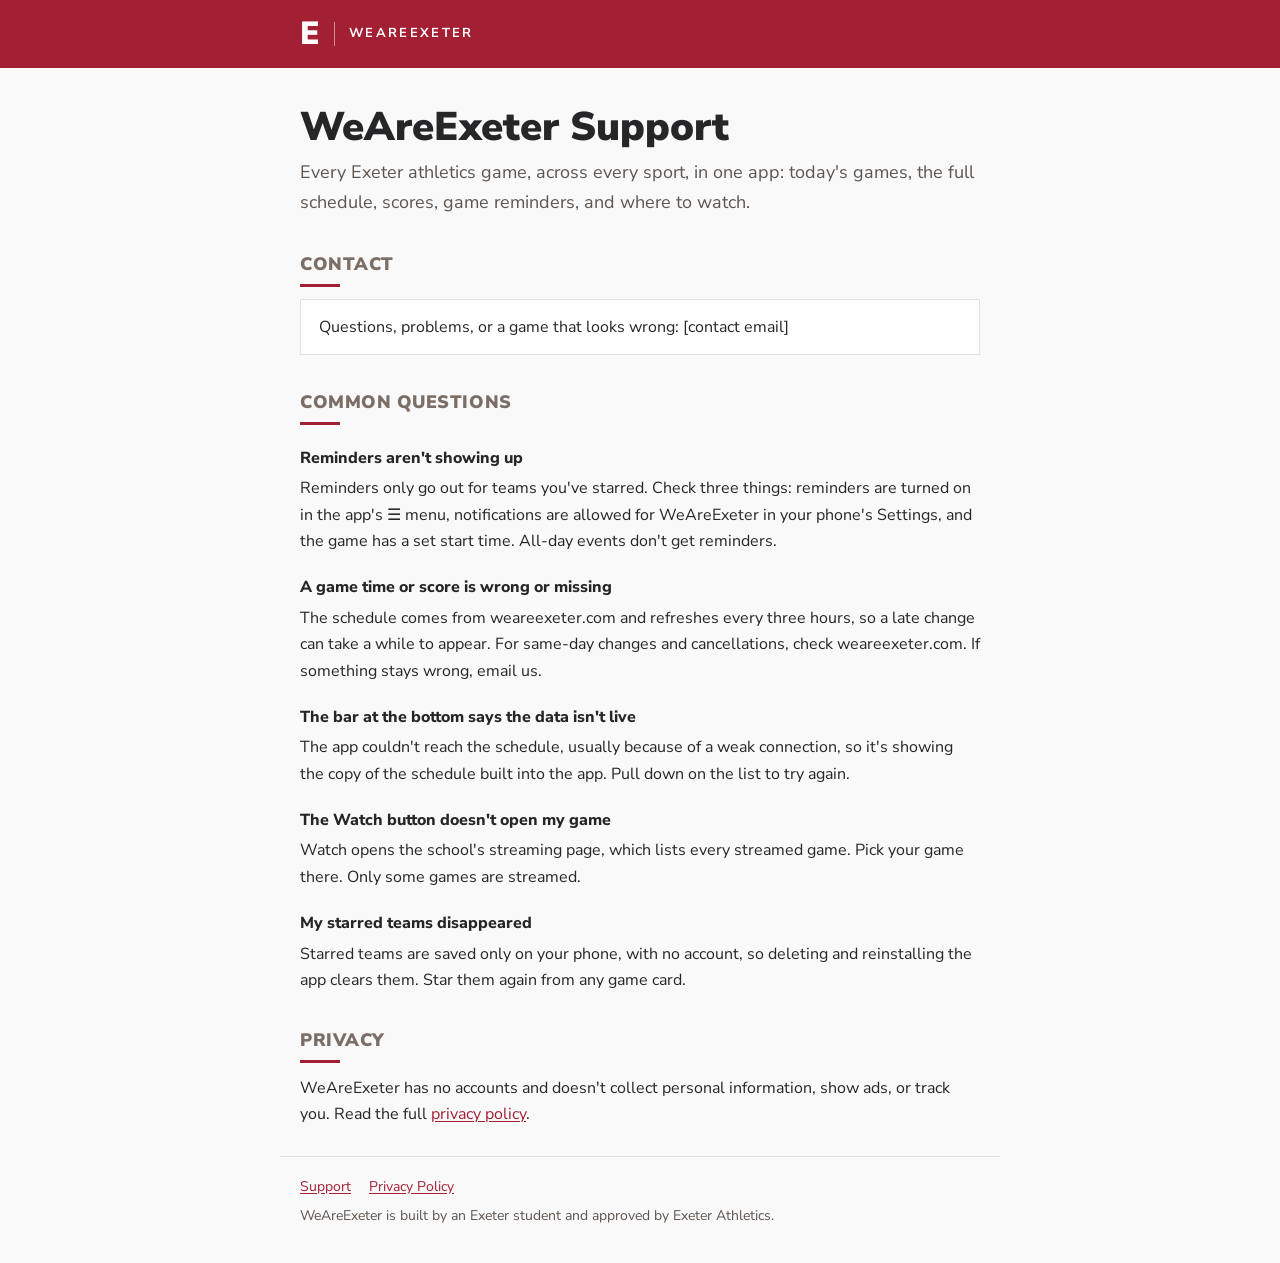
<file: index.html>
<!doctype html>
<html lang="en">
<head>
  <meta charset="utf-8">
  <meta name="viewport" content="width=device-width, initial-scale=1">
  <title>WeAreExeter Support</title>
  <meta name="description" content="Help and contact for the WeAreExeter app: every Exeter athletics game in one app.">
  <link rel="preconnect" href="https://fonts.googleapis.com">
  <link rel="preconnect" href="https://fonts.gstatic.com" crossorigin>
  <link rel="stylesheet" href="https://fonts.googleapis.com/css2?family=Nunito+Sans:opsz,wght@6..12,400;6..12,600;6..12,700;6..12,900&display=swap">
  <link rel="stylesheet" href="style.css">
</head>
<body>
  <header class="masthead">
    <div class="wrap">
      <a href="./"><span class="monogram">E</span><span class="rule-v"></span><span class="tagline">WeAreExeter</span></a>
    </div>
  </header>

  <main class="wrap">
    <h1>WeAreExeter Support</h1>
    <p class="lede">Every Exeter athletics game, across every sport, in one app: today's games, the full schedule, scores, game reminders, and where to watch.</p>

    <h2>Contact</h2>
    <p class="contact">Questions, problems, or a game that looks wrong: <span data-fill="contact-email">[contact email]</span></p>

    <h2>Common questions</h2>

    <h3>Reminders aren't showing up</h3>
    <p>Reminders only go out for teams you've starred. Check three things: reminders are turned on in the app's ☰ menu, notifications are allowed for WeAreExeter in your phone's Settings, and the game has a set start time. All-day events don't get reminders.</p>

    <h3>A game time or score is wrong or missing</h3>
    <p>The schedule comes from weareexeter.com and refreshes every three hours, so a late change can take a while to appear. For same-day changes and cancellations, check weareexeter.com. If something stays wrong, email us.</p>

    <h3>The bar at the bottom says the data isn't live</h3>
    <p>The app couldn't reach the schedule, usually because of a weak connection, so it's showing the copy of the schedule built into the app. Pull down on the list to try again.</p>

    <h3>The Watch button doesn't open my game</h3>
    <p>Watch opens the school's streaming page, which lists every streamed game. Pick your game there. Only some games are streamed.</p>

    <h3>My starred teams disappeared</h3>
    <p>Starred teams are saved only on your phone, with no account, so deleting and reinstalling the app clears them. Star them again from any game card.</p>

    <h2>Privacy</h2>
    <p>WeAreExeter has no accounts and doesn't collect personal information, show ads, or track you. Read the full <a href="privacy.html">privacy policy</a>.</p>
  </main>

  <footer class="wrap">
    <nav><a href="./">Support</a><a href="privacy.html">Privacy Policy</a></nav>
    WeAreExeter is built by an Exeter student and approved by Exeter Athletics.
  </footer>
</body>
</html>
</file>
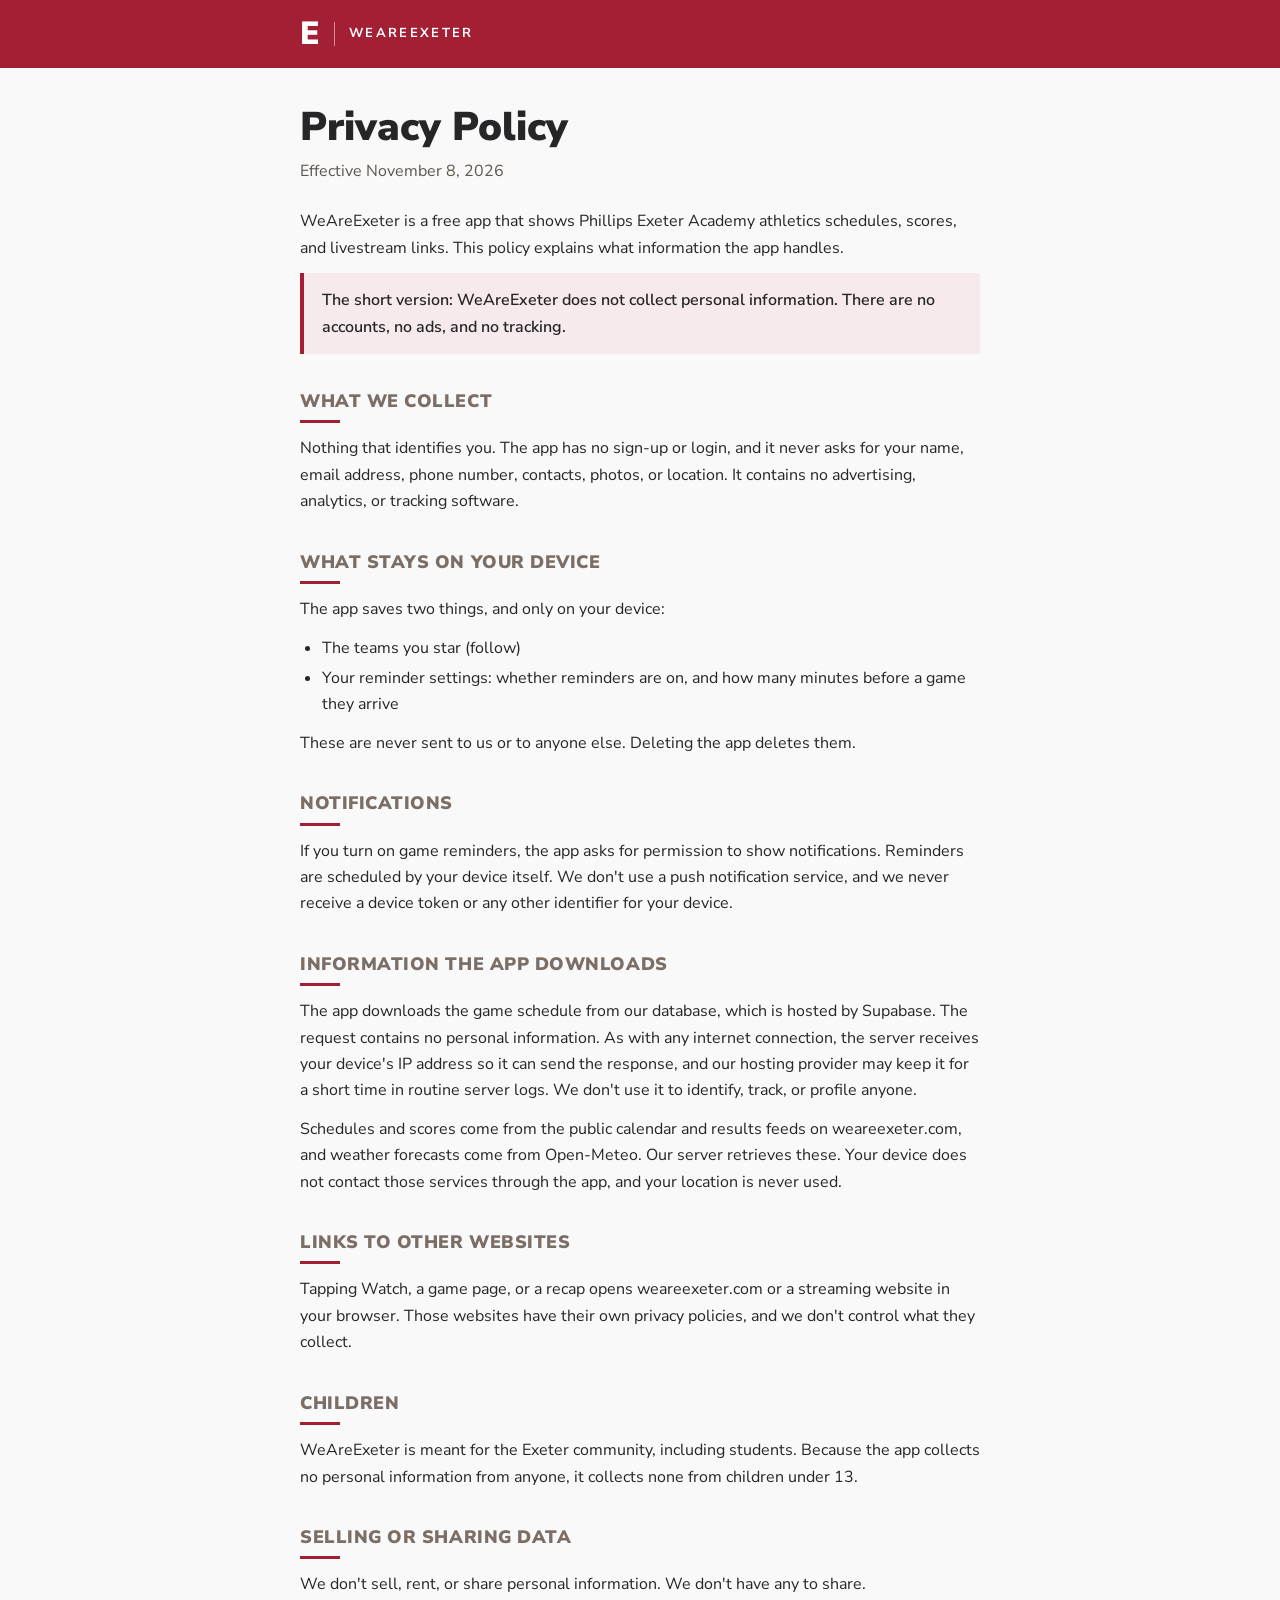
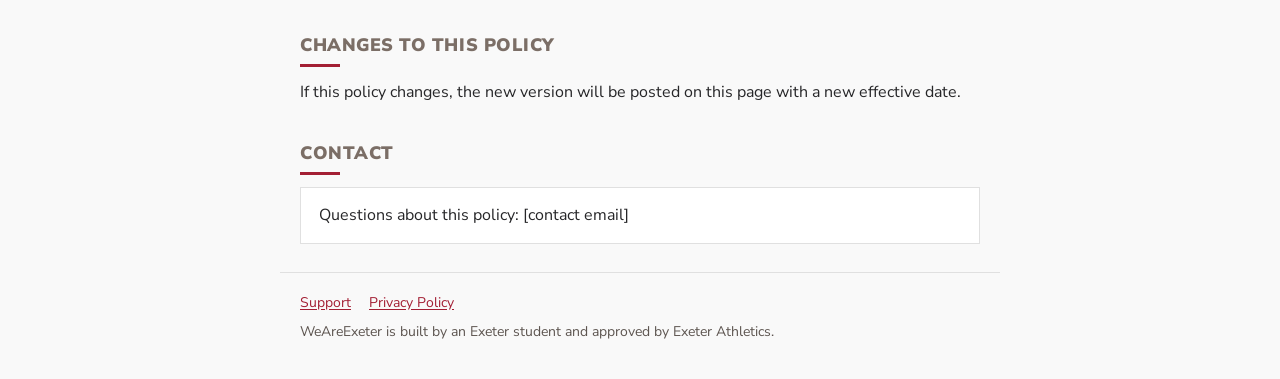
<file: privacy.html>
<!doctype html>
<html lang="en">
<head>
  <meta charset="utf-8">
  <meta name="viewport" content="width=device-width, initial-scale=1">
  <title>WeAreExeter Privacy Policy</title>
  <meta name="description" content="Privacy policy for the WeAreExeter app. The app does not collect personal information.">
  <link rel="preconnect" href="https://fonts.googleapis.com">
  <link rel="preconnect" href="https://fonts.gstatic.com" crossorigin>
  <link rel="stylesheet" href="https://fonts.googleapis.com/css2?family=Nunito+Sans:opsz,wght@6..12,400;6..12,600;6..12,700;6..12,900&display=swap">
  <link rel="stylesheet" href="style.css">
</head>
<body>
  <header class="masthead">
    <div class="wrap">
      <a href="./"><span class="monogram">E</span><span class="rule-v"></span><span class="tagline">WeAreExeter</span></a>
    </div>
  </header>

  <main class="wrap">
    <h1>Privacy Policy</h1>
    <p class="meta">Effective November 8, 2026</p>

    <p>WeAreExeter is a free app that shows Phillips Exeter Academy athletics schedules, scores, and livestream links. This policy explains what information the app handles.</p>
    <p class="summary">The short version: WeAreExeter does not collect personal information. There are no accounts, no ads, and no tracking.</p>

    <h2>What we collect</h2>
    <p>Nothing that identifies you. The app has no sign-up or login, and it never asks for your name, email address, phone number, contacts, photos, or location. It contains no advertising, analytics, or tracking software.</p>

    <h2>What stays on your device</h2>
    <p>The app saves two things, and only on your device:</p>
    <ul>
      <li>The teams you star (follow)</li>
      <li>Your reminder settings: whether reminders are on, and how many minutes before a game they arrive</li>
    </ul>
    <p>These are never sent to us or to anyone else. Deleting the app deletes them.</p>

    <h2>Notifications</h2>
    <p>If you turn on game reminders, the app asks for permission to show notifications. Reminders are scheduled by your device itself. We don't use a push notification service, and we never receive a device token or any other identifier for your device.</p>

    <h2>Information the app downloads</h2>
    <p>The app downloads the game schedule from our database, which is hosted by Supabase. The request contains no personal information. As with any internet connection, the server receives your device's IP address so it can send the response, and our hosting provider may keep it for a short time in routine server logs. We don't use it to identify, track, or profile anyone.</p>
    <p>Schedules and scores come from the public calendar and results feeds on weareexeter.com, and weather forecasts come from Open-Meteo. Our server retrieves these. Your device does not contact those services through the app, and your location is never used.</p>

    <h2>Links to other websites</h2>
    <p>Tapping Watch, a game page, or a recap opens weareexeter.com or a streaming website in your browser. Those websites have their own privacy policies, and we don't control what they collect.</p>

    <h2>Children</h2>
    <p>WeAreExeter is meant for the Exeter community, including students. Because the app collects no personal information from anyone, it collects none from children under 13.</p>

    <h2>Selling or sharing data</h2>
    <p>We don't sell, rent, or share personal information. We don't have any to share.</p>

    <h2>Changes to this policy</h2>
    <p>If this policy changes, the new version will be posted on this page with a new effective date.</p>

    <h2>Contact</h2>
    <p class="contact">Questions about this policy: <span data-fill="contact-email">[contact email]</span></p>
  </main>

  <footer class="wrap">
    <nav><a href="./">Support</a><a href="privacy.html">Privacy Policy</a></nav>
    WeAreExeter is built by an Exeter student and approved by Exeter Athletics.
  </footer>
</body>
</html>
</file>
<file: style.css>
/* Same palette and type as the app: crimson masthead, taupe uppercase headings, Nunito Sans. */
:root {
  --bg: #f9f9f9;
  --surface: #ffffff;
  --ink: #262628;
  --muted: #5d5550;
  --taupe: #7b6e66;
  --accent: #a31f34;
  --link: #a31f34;
  --tint: #f7eaec;
  --border: #e0e0e0;
  --band: #a31f34;
  --on-band: #ffffff;
  color-scheme: light;
}
@media (prefers-color-scheme: dark) {
  :root {
    --bg: #161415;
    --surface: #211e1f;
    --ink: #eeeae7;
    --muted: #bdb3ad;
    --taupe: #b3a69d;
    --accent: #c7384f;
    --link: #f08394;
    --tint: #35191f;
    --border: #3a3537;
    --band: #8f0b20;
    color-scheme: dark;
  }
}

* { box-sizing: border-box; }
body {
  margin: 0;
  background: var(--bg);
  color: var(--ink);
  font: 400 16px/1.65 'Nunito Sans', 'Avenir Next', 'Segoe UI', system-ui, sans-serif;
}
a { color: var(--link); text-underline-offset: 2px; }
a:focus-visible { outline: 2px solid var(--link); outline-offset: 2px; }

.masthead { background: var(--band); color: var(--on-band); }
.masthead a { color: inherit; text-decoration: none; display: flex; align-items: center; gap: 14px; }
.wrap { max-width: 720px; margin: 0 auto; padding-inline: 20px; }
.masthead .wrap { padding-block: 18px; }
.monogram { font-weight: 900; font-size: 32px; line-height: 1; }
.rule-v { width: 1px; height: 24px; background: currentColor; opacity: .5; }
.tagline { font-weight: 700; font-size: 13px; letter-spacing: .18em; text-transform: uppercase; }

main { padding-block: 36px 16px; }
h1 { font-weight: 900; font-size: clamp(28px, 5vw, 40px); line-height: 1.15; margin: 0 0 8px; text-wrap: balance; }
.meta { color: var(--muted); margin: 0 0 24px; }
.lede { font-size: 18px; color: var(--muted); margin: 0 0 8px; }
h2 {
  font-weight: 900; font-size: 18px; line-height: 1.25; letter-spacing: .03em;
  text-transform: uppercase; color: var(--taupe); margin: 36px 0 12px;
}
h2::after { content: ""; display: block; width: 40px; height: 3px; background: var(--accent); margin-top: 8px; }
h3 { font-weight: 800; font-size: 16px; margin: 20px 0 4px; }
p, ul { margin: 0 0 12px; }
ul { padding-left: 22px; }
li { margin-bottom: 4px; }

.summary { background: var(--tint); border-left: 4px solid var(--accent); padding: 14px 18px; margin: 0 0 8px; font-weight: 600; }
.contact { background: var(--surface); border: 1px solid var(--border); padding: 14px 18px; }

footer { border-top: 1px solid var(--border); margin-top: 40px; padding-block: 18px 36px; font-size: 14px; color: var(--muted); }
footer nav { display: flex; flex-wrap: wrap; gap: 6px 18px; margin-bottom: 6px; }
</file>
